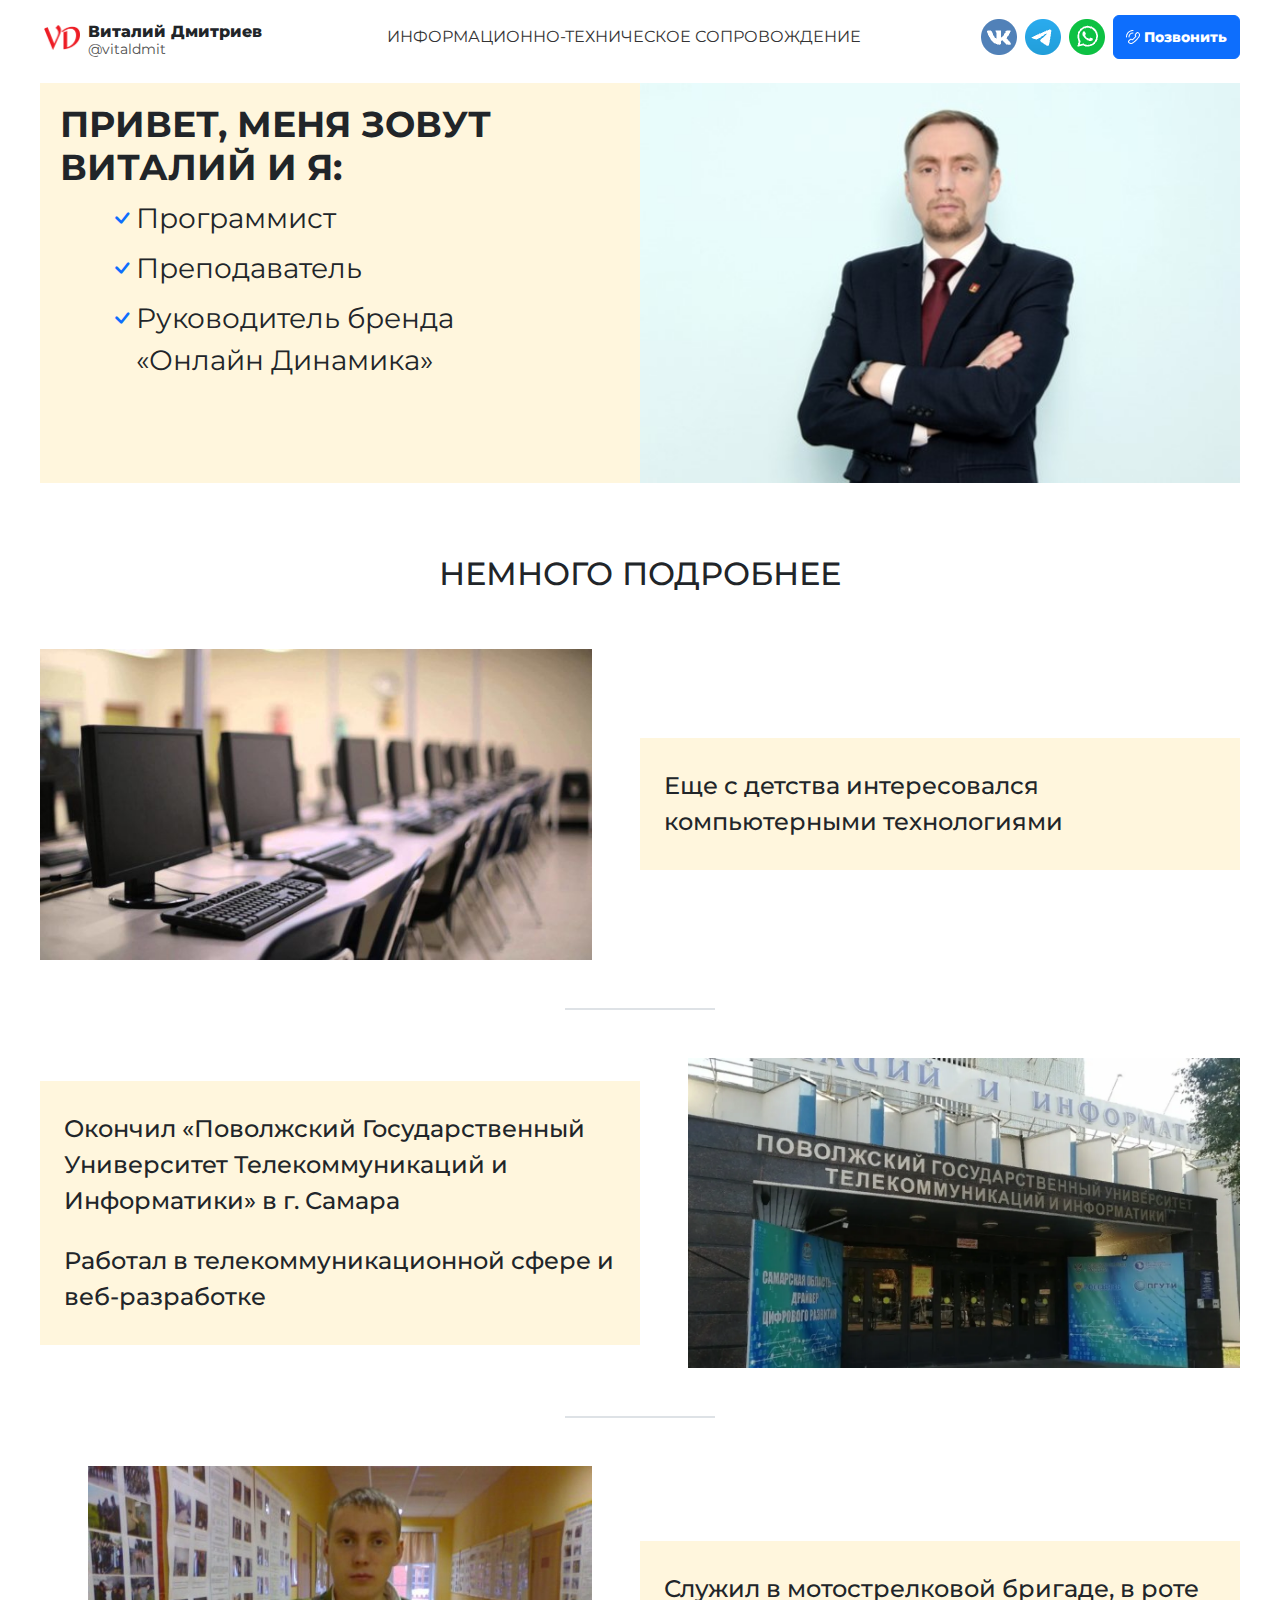
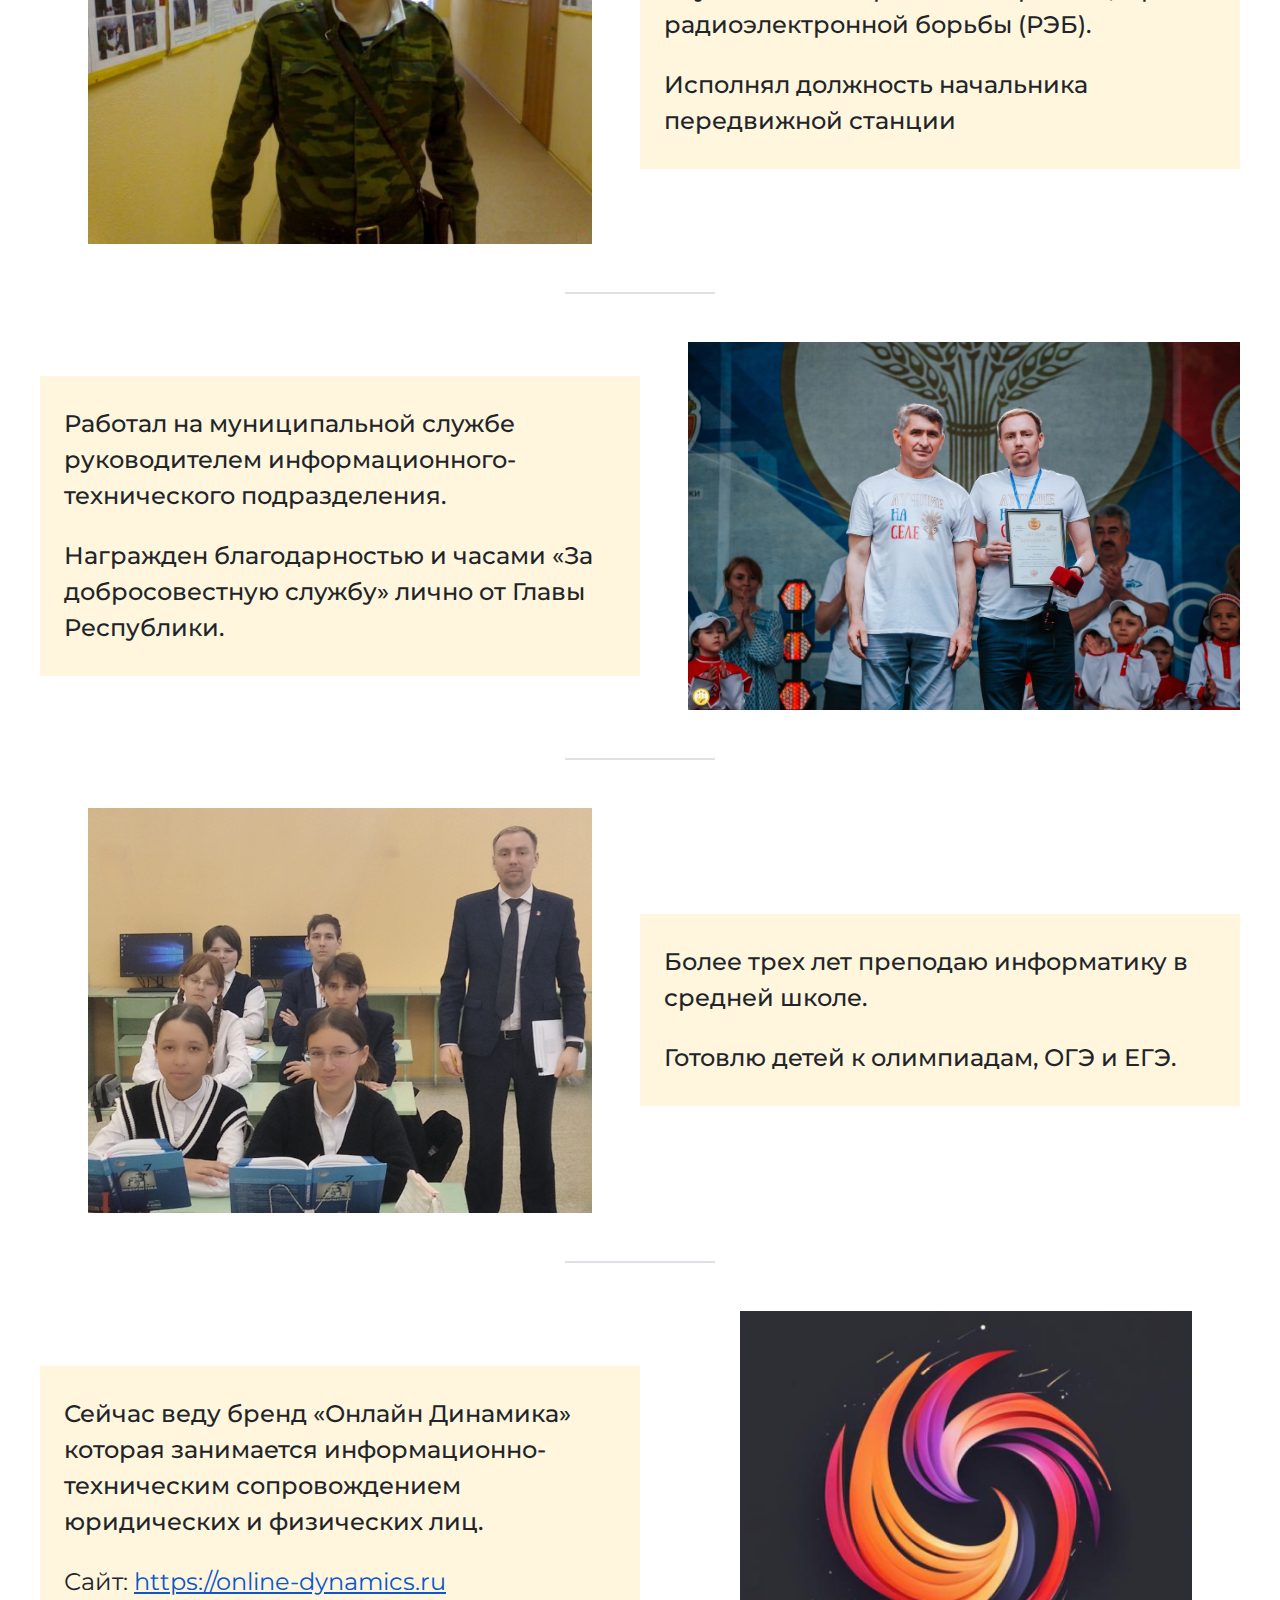
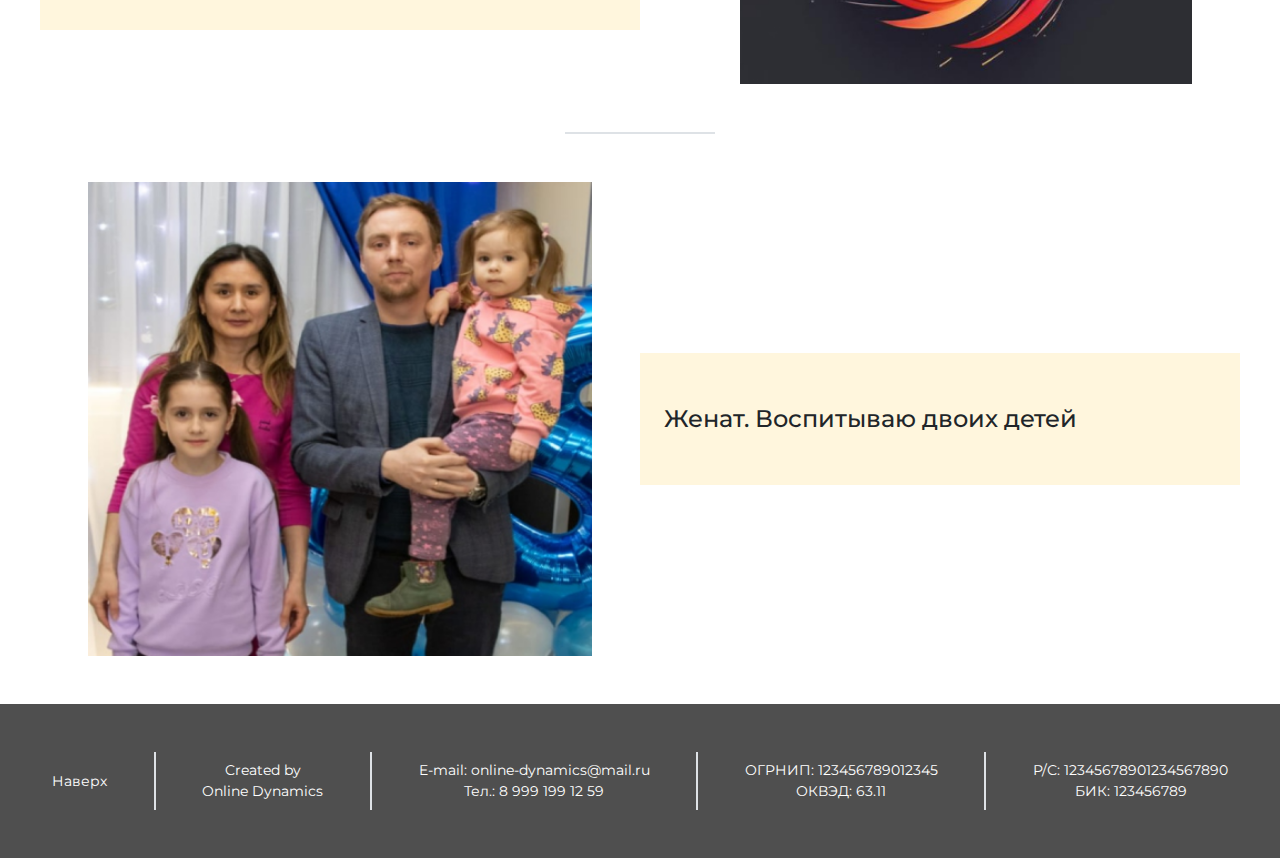
<file: index.html>
<!DOCTYPE html>
<html lang="ru">
<head>
   <meta charset="UTF-8">
   <meta name="viewport" content="width=device-width, initial-scale=1" />
   <title>Виталий Дмитриев</title>
   <link rel="apple-touch-icon" sizes="180x180" href="images/favicon_io/apple-touch-icon.png">
   <link rel="icon" type="image/png" sizes="32x32" href="images/favicon_io/favicon-32x32.png">
   <link rel="icon" type="image/png" sizes="16x16" href="images/favicon_io/favicon-16x16.png">
   <link rel="manifest" href="images/favicon_io/site.webmanifest">

   <link rel="stylesheet" href="css/bootstrap/bootstrap.min.css">
   <link rel="stylesheet" href="css/bootstrap/bootstrap.rtl.min.css">
   <link rel="stylesheet" href="css/bootstrap/bootstrap-icons.min.css">
   <link rel="stylesheet" href="css/main.css">
   <link rel="stylesheet" href="css/media.css">
</head>
<body>
   <header id="top" class="container">
      <div class="row justify-content-between align-items-center px-3 px-sm-0">
         <div class="col-auto d-flex align-items-center gap-1 gap-md-2 ps-1">
            <a href="/" class="header__logo"><img class="w-100" src="images/VD.png" alt="vd"></a>
            <!-- <div class="logo fw-bold fs-2 pt-2 pt-lg-3">VD</div> -->
            <div>
               <strong class="header__title fw-extrabold">Виталий Дмитриев</strong>
               <p class="header__label">@vitaldmit</p>
            </div>
         </div>
         <div class="header__info col-auto d-none d-xl-block text-uppercase">Информационно-техническое сопровождение
         </div>

         <div class="col-auto d-flex d-xl-none gap-1 gap-md-2 px-1">
            <a href="https://vk.com/vitaldmit" class="header__icon"><img class="img-fluid" src="images/vk.png" alt="vk"></a>
            <a href="https://t.me/vitaldmit" class="header__icon"><img class="img-fluid" src="images/telegram.png" alt="telegram"></a>
            <a href="https://wa.me/79196777151" class="header__icon"><img class="img-fluid" src="images/whatsApp.png" alt="whatsApp"></a>
         </div>

         <div class="col-auto d-flex gap-2 align-items-center pe-0">
            <a href="https://vk.com/vitaldmit" class="header__icon d-none d-xl-block"><img class="img-fluid" src="images/vk.png" alt="vk"></a>
            <a href="https://t.me/vitaldmit" class="header__icon d-none d-xl-block"><img class="img-fluid" src="images/telegram.png"
                                                                  alt="telegram"></a>
            <a href="https://wa.me/79196777151" class="header__icon d-none d-xl-block"><img class="img-fluid" src="images/whatsApp.png"
                                                                  alt="whatsApp"></a>

            <a href="tel:+79991991259" class="btn btn-primary d-flex align-items-center gap-1 rounded-2">
               <img src="images/phone.png" class="d-none d-md-block">
               <span class="header__btn-text fw-extrabold">Позвонить</span>
            </a>

         </div>
      </div>
   </header>

<main class="container d-flex flex-column gap-5 mb-5 mt-3 mt-md-4">
   <section class="hero row flex-lg-row-reverse row-gap-3">
      <div class="col-12 col-lg-6 p-0">
         <div class="img">
            <img src="images/test-main.jpg" alt="" class="img-fluid w-100">
         </div>
      </div>
      <div class="hero__text col-12 col-lg-6 text-center text-lg-end">
         <h1 class="hero__title fw-bold display-5 text-uppercase">привет, меня зовут <br> виталий и я:</h1>
         <div class="hero__list px-lg-5 d-flex flex-column gap-2 mt-2 mb-0">
            <div class=""><i class="bi bi-check text-primary"></i>Программист</div>
            <div class=""><i class="bi bi-check text-primary"></i>Преподаватель</div>
            <div class="d-flex justify-content-center justify-content-lg-start">
               <i class="bi bi-check text-primary"></i>
               <div>
                  Руководитель бренда <br>
                  «Онлайн Динамика»
               </div>
            </div>
         </div>
      </div>
   </section>

   <h2 class="title-2 fs-2 text-center pt-4">НЕМНОГО ПОДРОБНЕЕ</h2>

   <section class="row align-items-center">
      <div class="col-12 col-lg-6 p-0 ps-lg-5">
         <div class="img">
            <img src="images/detstvo.jpg" alt="" class="w-100">
         </div>
      </div>
      <div class="text-block col-12 col-lg-6 fw-medium fs-4 text-center text-lg-end px-4">
         <p>Еще с детства интересовался компьютерными технологиями</p>
      </div>
   </section>
   
   <div class="line w-75 border border-1 mx-auto"></div>

   <section class="row align-items-center flex-lg-row-reverse">
      <div class="col-12 col-lg-6 p-0 pe-lg-5">
         <div class="img">
            <img src="images/pguti.webp" alt="" class="w-100">
         </div>
      </div>
      <div class="text-block col-12 col-lg-6 fw-medium fs-4 text-center text-lg-end px-4">
         <p class="mb-4">Окончил «Поволжский Государственный Университет Телекоммуникаций и Информатики» в г. Самара</p>

         <p>Работал в телекоммуникационной сфере и веб-разработке</p>
      </div>
   </section>

   <div class="line w-75 border border-1 mx-auto"></div>

   <section class="row align-items-center">
      <div class="col-12 col-lg-6 p-0 px-lg-5">
         <div class="img">
            <img src="images/army.jpg" alt="" class="w-100">
         </div>
      </div>
      <div class="text-block col-12 col-lg-6 fw-medium fs-4 text-center text-lg-end px-4">
         <p class="mb-4">Служил в мотострелковой бригаде, в роте радиоэлектронной борьбы (РЭБ).</p>

         <p>Исполнял должность начальника передвижной станции</p>
      </div>
   </section>

   <div class="line w-75 border border-1 mx-auto"></div>

   <section class="row align-items-center flex-lg-row-reverse">
      <div class="col-12 col-lg-6 p-0 pe-lg-5">
         <div class="img">
            <img src="images/blagodarnoct.jpg" alt="" class="w-100">
         </div>
      </div>
      <div class="text-block col-12 col-lg-6 fw-medium fs-4 text-center text-lg-end px-4">
         <p class="mb-4">Работал на муниципальной службе руководителем информационного-технического подразделения.</p>

         <p>Награжден благодарностью и часами «За добросовестную службу» лично от Главы Республики.</p>
      </div>
   </section>

   <div class="line w-75 border border-1 mx-auto"></div>

   <section class="row align-items-center">
      <div class="col-12 col-lg-6 p-0 px-lg-5">
         <div class="img">
            <img src="images/shkola.jpg" alt="" class="w-100">
         </div>
      </div>
      <div class="text-block col-12 col-lg-6 fw-medium fs-4 text-center text-lg-end px-4">
         <p class="mb-4">Более трех лет преподаю информатику в средней школе.</p>

         <p>Готовлю детей к олимпиадам, ОГЭ и ЕГЭ.</p>
      </div>
   </section>

   <div class="line w-75 border border-1 mx-auto"></div>

   <section class="row align-items-center flex-lg-row-reverse justify-content-between">
      <div class="col-12 col-lg-5 p-0 ps-lg-5">
         <div class="img">
            <img src="images/logo-online-dynamics.jpg" alt="" class="w-100">
         </div>
      </div>
      <div class="text-block col-12 col-lg-6 fs-4 text-center text-lg-end px-4">
         <p class="fw-medium mb-4">
            Сейчас веду бренд «Онлайн Динамика» которая занимается информационно-техническим сопровождением юридических и физических лиц.
         </p>
         Сайт: <a href="https://online-dynamics.ru" target="_blank">https://online-dynamics.ru</a>
      </div>
   </section>

   <div class="line w-75 border border-1 mx-auto"></div>

   <section class="row align-items-center">
      <div class="col-12 col-lg-6 p-0 px-lg-5">
         <div class="img">
            <img src="images/family.jpg" alt="" class="w-100">
         </div>
      </div>
      <div class="text-block col-12 col-lg-6 fw-medium fs-4 text-center text-lg-end px-4 py-lg-5">
         <p>Женат. Воспитываю двоих детей</p>
      </div>
   </section>

</main>

<footer class="py-5 text-center">
   <div class="container">
      <div class="row justify-content-center justify-content-lg-between align-items-center  gap-4 gap-lg-0">
         <div class="col-12 col-lg-auto py-2">
            <a class="scroll" href="#top">Наверх</a>
         </div>
         <div class="align-self-lg-stretch col-auto border border-1 px-1 p-lg-0"></div>
         <div class="col-12 col-lg-auto py-lg-2 order-last order-lg-0">
            Created by <br>
            Online Dynamics
         </div>
         <div class="align-self-lg-stretch col-auto border border-1 px-1 p-lg-0 order-4 order-lg-0"></div>

         <div class="col-12 col-lg-auto py-lg-2">
            <a href="mailto:online-dynamics@mail.ru">E-mail: online-dynamics@mail.ru</a> <br>
            <a href="tel:+79991991259">Тел.: 8 999 199 12 59</a>
         </div>
         <div class="align-self-lg-stretch col-auto border border-1 px-1 p-lg-0 "></div>

         <div class="col-12 col-lg-auto py-lg-2">
            ОГРНИП: 123456789012345 <br>
            ОКВЭД: 63.11
         </div>
         <div class="align-self-lg-stretch col-auto border border-1 px-1 p-lg-0"></div>

         <div class="col-12 col-lg-auto py-lg-2">
            Р/С: 12345678901234567890 <br>
            БИК: 123456789
         </div>
      </div>
   </div>
</footer>

<script src="js/bootstrap/bootstrap.bundle.js"></script>

</body>
</html>
</file>
<file: css/main.css>
/* cyrillic */
@font-face {
  font-family: 'Montserrat';
  font-style: normal;
  font-weight: 100 900;
  /* font-display: swap; */
  src: url('../fonts/Montserrat/Montserrat-VariableFont_wght.ttf');
  /* unicode-range: U+0301, U+0400-045F, U+0490-049 1, U+04B0-04B1, U+2116; */
}

/* Подключение шрифта Montserrat */
body {
    font-family: 'Montserrat', sans-serif;
    margin: 15px 0 0 0;
}

.container, footer{
   min-width: 360px;
}

p{
  margin: 0;
}

.fw-extrabold{
  font-weight: 800;
}

.header__title{
  font-size: 14px;
}

.header__label{
  font-size: 14px;
  color: #4F4F4F;
  line-height: 10px;
}

.header__info{
  color: #333333;
}

.header__icon{
  position: relative;
  transition: 0.5s;
  width: 24px;
}

.header__logo {
  width: 36px;
}

.header__icon:hover{
  top: -1px;
}

.header__btn-text{
  font-size: 10px;
}

/* Стили для основного контентп */

.img{
  overflow: hidden;
}

.hero__list{
  list-style: none;
  font-size: 28px;
}

.line{
  border-color: #828282;
  max-width: 150px;
}

.text-block{
  background: #fff6dd;
  padding-block: 30px;
}

/* Стили для подвала */

footer{
  background: #4F4F4F;
  color: #fff;
  font-size: 14px;
}

footer a{
  color: #fff;
  text-decoration: none;
}
</file>
<file: css/media.css>
/* меньше 1200 */
@media (width < 1200px) {
  .hero__list {
    font-size: 22px;
  }
}

/* больше или равно 1200 */
@media (min-width: 1200px) {
  .container {
    max-width: 1200px;
  }

  .hero__title {
    font-size: 46px;
  }
}

/* больше или равно 992 */
@media (min-width: 992px) {
  .hero__text {
    background: #fff6dd;
    padding: 20px;
  }

  .hero__list {
    list-style: disc;
  }

  .hero__title {
    font-size: 36px;
  }
}

/* меньше 768 */
@media (width < 576px) {
  .header__logo {
    width: 24px;
  }

  .header__title {
    font-size: 10px;
  }

  .header__label {
    font-size: 10px;
  }

  .hero__title {
    font-size: 24px;
  }

  .hero__list {
    font-size: 14px;
  }

  .text-block {
    font-size: 14px !important;
  }

  footer {
    font-size: 12px;
  }
}

/* больше или равно 768 */
@media (min-width: 768px) {
  .header__title {
    font-size: 16px;
  }

  .header__icon {
    width: 36px;
  }

  .header__btn-text {
    font-size: 14px;
    line-height: 30px;
  }
}



/*
@media (width <= 1920px) {

}

@media (width <= 1400px) {

}

@media (width <= 1200px) {

}

@media (width <= 992px) {

}

@media (width <= 768px) {

}

@media (width < 576px) {

}
*/
</file>
